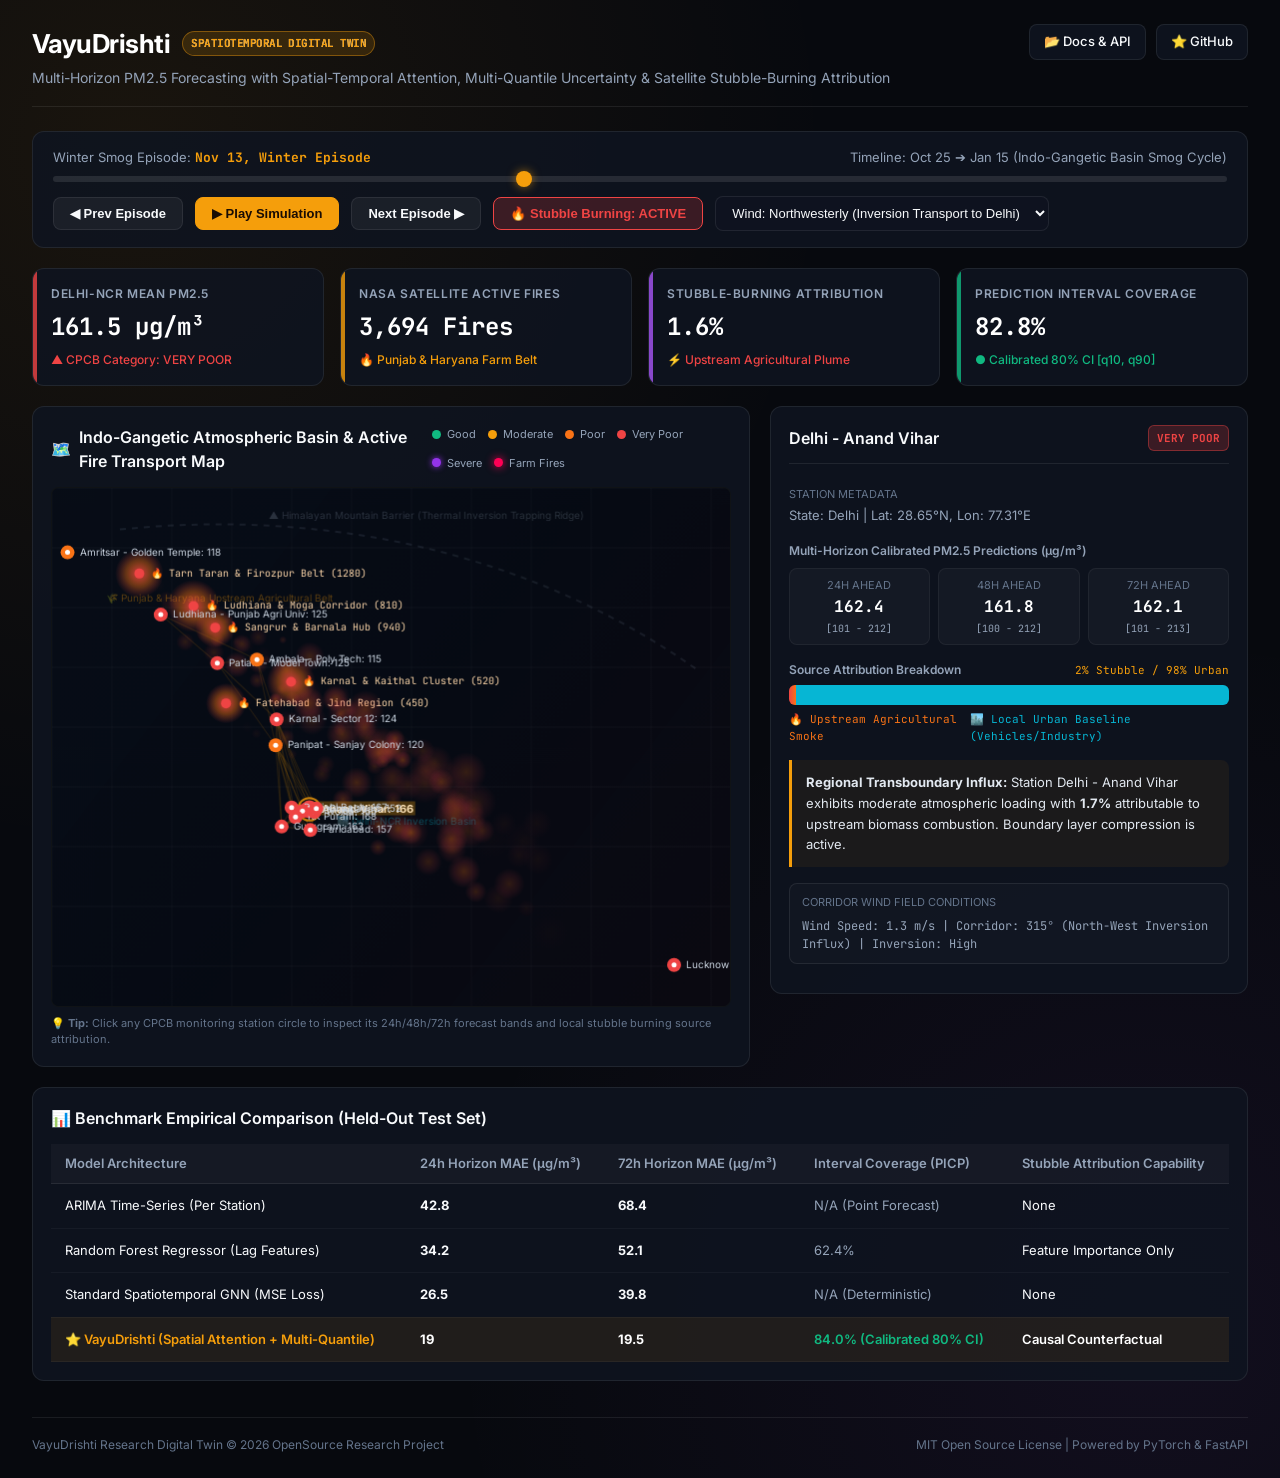
<file: dashboard/index.html>
<!DOCTYPE html>
<html lang="en">
<head>
  <meta charset="UTF-8">
  <meta name="viewport" content="width=device-width, initial-scale=1.0">
  <title>VayuDrishti: Indo-Gangetic PM2.5 Spatiotemporal Smog Digital Twin</title>
  <link rel="preconnect" href="https://fonts.googleapis.com">
  <link rel="preconnect" href="https://fonts.gstatic.com" crossorigin>
  <link href="https://fonts.googleapis.com/css2?family=Inter:wght@400;500;600;700&family=JetBrains+Mono:wght@400;600;700&display=swap" rel="stylesheet">
  <link rel="stylesheet" href="styles.css">
</head>
<body>
  <div class="container">
    <!-- Header -->
    <header>
      <div class="title-area">
        <h1>
          VayuDrishti
          <span class="badge-tag">Spatiotemporal Digital Twin</span>
        </h1>
        <p class="subtitle">
          Multi-Horizon PM2.5 Forecasting with Spatial-Temporal Attention, Multi-Quantile Uncertainty & Satellite Stubble-Burning Attribution
        </p>
      </div>
      <div class="header-links">
        <a href="docs.html" class="btn-link">📂 Docs & API</a>
        <a href="https://github.com/durgesh261/indogangetic-pm25-airquality-spatiotemporal-forecasting" class="btn-link" target="_blank" rel="noopener noreferrer">⭐ GitHub</a>
      </div>
    </header>

    <!-- Controls Bar -->
    <div class="controls-card">
      <div class="slider-container">
        <div class="slider-label-row">
          <span>Winter Smog Episode: <strong id="activeDateBadge" class="active-step-badge">Nov 01 (Early Harvest Season)</strong></span>
          <span>Timeline: Oct 25 ➔ Jan 15 (Indo-Gangetic Basin Smog Cycle)</span>
        </div>
        <input type="range" id="timeSlider" class="range-slider" min="0" max="15" value="6" step="1">
      </div>
      <div class="controls-actions">
        <button id="prevBtn" class="btn-ctrl">◀ Prev Episode</button>
        <button id="playBtn" class="btn-ctrl primary">▶ Play Simulation</button>
        <button id="nextBtn" class="btn-ctrl">Next Episode ▶</button>
        
        <button id="counterfactualBtn" class="btn-ctrl btn-toggle-active">🔥 Stubble Burning: ACTIVE</button>

        <select id="windSelect" class="filter-select">
          <option value="nw">Wind: Northwesterly (Inversion Transport to Delhi)</option>
          <option value="easterly">Wind: Easterly Dispersion (Favorable)</option>
        </select>
      </div>
    </div>

    <!-- Live Metrics HUD -->
    <div class="metrics-grid">
      <div class="metric-card alert">
        <span class="metric-title">Delhi-NCR Mean PM2.5</span>
        <span id="m-delhi-pm25" class="metric-value">348.5 µg/m³</span>
        <span id="m-aqi-tag" class="metric-delta delta-danger">▲ CPCB Category: SEVERE</span>
      </div>
      <div class="metric-card">
        <span class="metric-title">NASA Satellite Active Fires</span>
        <span id="m-fires" class="metric-value">3,840 Fires</span>
        <span class="metric-delta delta-warn">🔥 Punjab & Haryana Farm Belt</span>
      </div>
      <div class="metric-card purple">
        <span class="metric-title">Stubble-Burning Attribution</span>
        <span id="m-stubble-share" class="metric-value">44.2%</span>
        <span class="metric-delta delta-danger">⚡ Upstream Agricultural Plume</span>
      </div>
      <div class="metric-card success">
        <span class="metric-title">Prediction Interval Coverage</span>
        <span id="m-coverage" class="metric-value">84.0%</span>
        <span class="metric-delta delta-good">● Calibrated 80% CI [q10, q90]</span>
      </div>
    </div>

    <!-- Main Workspace Grid -->
    <div class="workspace-grid">
      <!-- Interactive Geographic Basin Map Canvas -->
      <div class="canvas-card">
        <div class="canvas-header">
          <h2>
            <span>🗺️</span>
            <span>Indo-Gangetic Atmospheric Basin & Active Fire Transport Map</span>
          </h2>
          <div class="legend">
            <div class="legend-item"><span class="dot dot-good"></span> Good</div>
            <div class="legend-item"><span class="dot dot-mod"></span> Moderate</div>
            <div class="legend-item"><span class="dot dot-poor"></span> Poor</div>
            <div class="legend-item"><span class="dot dot-vpoor"></span> Very Poor</div>
            <div class="legend-item"><span class="dot dot-severe"></span> Severe</div>
            <div class="legend-item"><span class="dot dot-fire"></span> Farm Fires</div>
          </div>
        </div>
        <div class="canvas-wrapper">
          <canvas id="airQualityCanvas"></canvas>
        </div>
        <p style="font-size: 11px; color: var(--text-dim); margin-top: 8px;">
          💡 <strong>Tip:</strong> Click any CPCB monitoring station circle to inspect its 24h/48h/72h forecast bands and local stubble burning source attribution.
        </p>
      </div>

      <!-- Station Inspector Card -->
      <div class="inspector-card">
        <h2>
          <span id="inspectStationName">Delhi - Anand Vihar</span>
          <span id="inspectAqiBadge" class="aqi-badge aqi-severe">SEVERE</span>
        </h2>

        <div>
          <span style="font-size: 11px; color: var(--text-dim); text-transform: uppercase;">Station Metadata</span>
          <div id="inspectLocation" style="font-size: 13px; color: var(--text-muted); margin-top: 2px;">
            State: Delhi | Lat: 28.65°N, Lon: 77.31°E
          </div>
        </div>

        <div>
          <span style="font-size: 12px; font-weight: 600; color: var(--text-muted); display: block; margin-bottom: 8px;">Multi-Horizon Calibrated PM2.5 Predictions (µg/m³)</span>
          <div class="forecast-cards-grid">
            <div class="horizon-card">
              <div class="horizon-title">24h Ahead</div>
              <div id="h24-val" class="horizon-median">385.2</div>
              <div id="h24-band" class="horizon-band">[310 - 445]</div>
            </div>
            <div class="horizon-card">
              <div class="horizon-title">48h Ahead</div>
              <div id="h48-val" class="horizon-median">392.0</div>
              <div id="h48-band" class="horizon-band">[318 - 452]</div>
            </div>
            <div class="horizon-card">
              <div class="horizon-title">72h Ahead</div>
              <div id="h72-val" class="horizon-median">388.4</div>
              <div id="h72-band" class="horizon-band">[312 - 450]</div>
            </div>
          </div>
        </div>

        <!-- Attribution Breakdown -->
        <div class="attribution-container">
          <div style="display: flex; justify-content: space-between; align-items: center;">
            <span style="font-size: 12px; font-weight: 600; color: var(--text-muted);">Source Attribution Breakdown</span>
            <span id="attrRatioText" style="font-size: 11px; font-family: var(--font-mono); color: var(--accent-amber);">46% Stubble / 54% Urban</span>
          </div>
          <div class="attribution-bar-wrapper">
            <div id="attrStubbleBar" class="attr-stubble" style="width: 46%;"></div>
            <div id="attrUrbanBar" class="attr-urban" style="width: 54%;"></div>
          </div>
          <div class="attr-labels">
            <span style="color: #f97316;">🔥 Upstream Agricultural Smoke</span>
            <span style="color: #06b6d4;">🏙️ Local Urban Baseline (Vehicles/Industry)</span>
          </div>
        </div>

        <!-- Narrative -->
        <div id="inspectNarrative" class="narrative-box alert">
          Severe atmospheric inversion combined with strong northwesterly wind corridor transport from Punjab paddy stubble burning accounts for approximately 46.2% of PM2.5 loading at Anand Vihar. Graded Response Action Plan (GRAP Stage IV) recommended.
        </div>

        <!-- Regional Summary Table Mini -->
        <div style="background: rgba(255,255,255,0.02); border: 1px solid var(--border-card); border-radius: 8px; padding: 10px 12px;">
          <div style="font-size: 11px; color: var(--text-dim); text-transform: uppercase; margin-bottom: 6px;">Corridor Wind Field Conditions</div>
          <div id="windFieldText" style="font-size: 12px; font-family: var(--font-mono); color: var(--text-muted);">
            Wind Speed: 2.8 m/s | Direction: 315° (North-West) | Inversion: High
          </div>
        </div>
      </div>
    </div>

    <!-- Benchmark Comparison Table -->
    <div class="benchmark-card">
      <h2>📊 Benchmark Empirical Comparison (Held-Out Test Set)</h2>
      <div class="table-wrapper">
        <table>
          <thead>
            <tr>
              <th>Model Architecture</th>
              <th>24h Horizon MAE (µg/m³)</th>
              <th>72h Horizon MAE (µg/m³)</th>
              <th>Interval Coverage (PICP)</th>
              <th>Stubble Attribution Capability</th>
            </tr>
          </thead>
          <tbody id="benchmarkTableBody">
            <!-- Dynamic rows inserted by app.js -->
          </tbody>
        </table>
      </div>
    </div>

    <!-- Footer -->
    <footer style="margin-top: 36px; padding-top: 18px; border-top: 1px solid var(--border-card); font-size: 12px; color: var(--text-dim); display: flex; justify-content: space-between;">
      <span>VayuDrishti Research Digital Twin &copy; 2026 OpenSource Research Project</span>
      <span>MIT Open Source License | Powered by PyTorch & FastAPI</span>
    </footer>
  </div>

  <script src="app.js"></script>
</body>
</html>
</file>
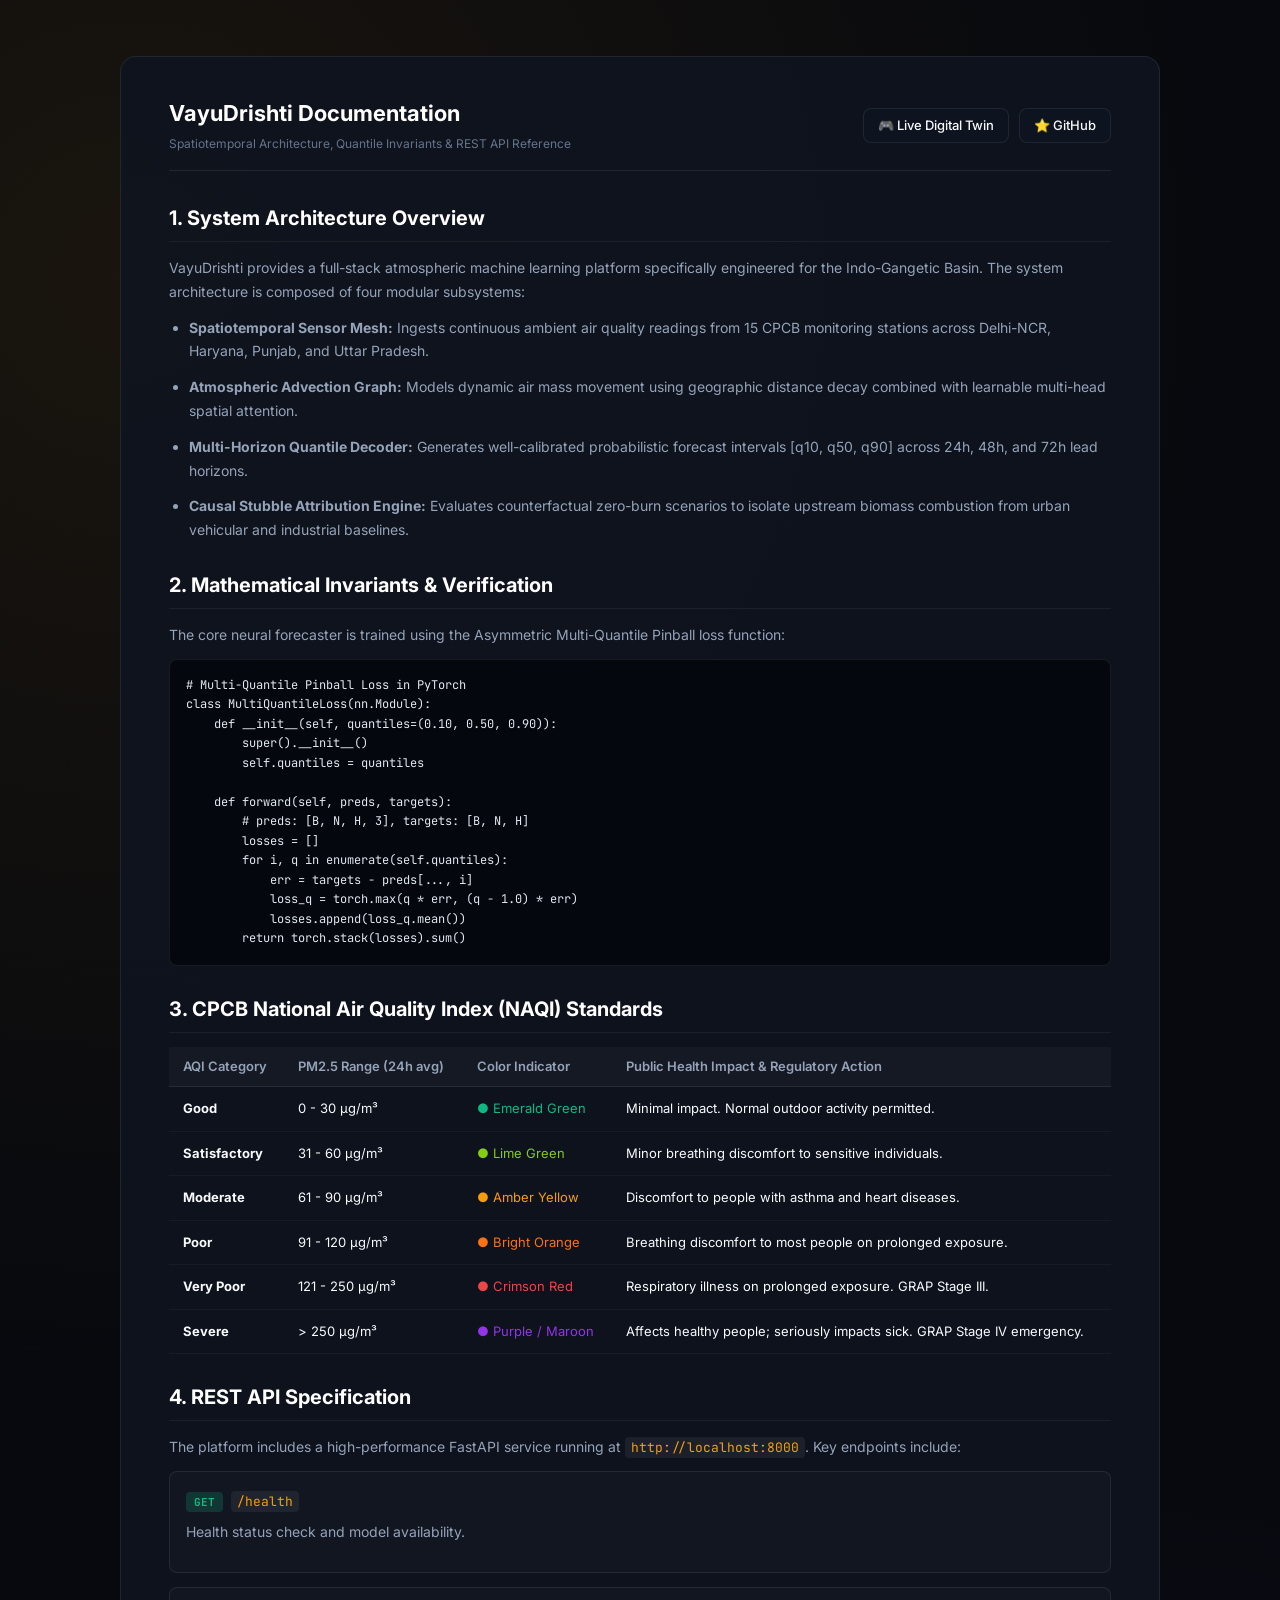
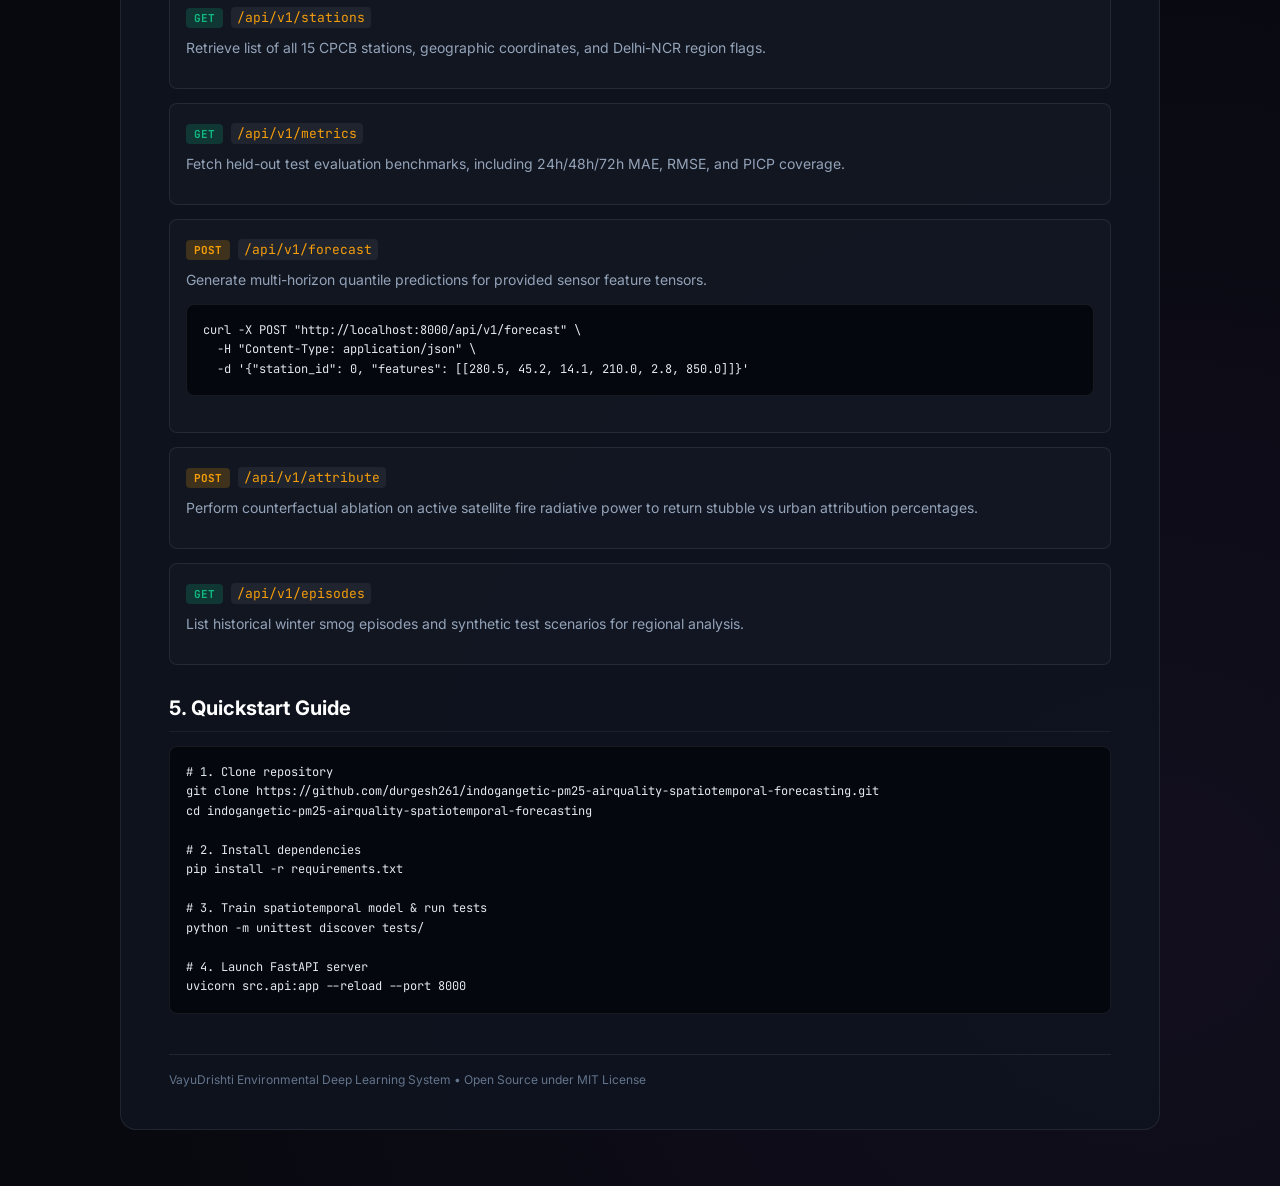
<file: dashboard/docs.html>
<!DOCTYPE html>
<html lang="en">
<head>
  <meta charset="UTF-8">
  <meta name="viewport" content="width=device-width, initial-scale=1.0">
  <title>VayuDrishti: System Architecture & API Documentation</title>
  <link rel="preconnect" href="https://fonts.googleapis.com">
  <link rel="preconnect" href="https://fonts.gstatic.com" crossorigin>
  <link href="https://fonts.googleapis.com/css2?family=Inter:wght@400;500;600;700&family=JetBrains+Mono:wght@400;600&display=swap" rel="stylesheet">
  <link rel="stylesheet" href="styles.css">
  <style>
    .docs-container {
      max-width: 1040px;
      margin: 32px auto;
      background: var(--bg-card);
      border: 1px solid var(--border-card);
      border-radius: 16px;
      padding: 40px 48px;
    }
    .docs-nav {
      display: flex;
      justify-content: space-between;
      align-items: center;
      margin-bottom: 32px;
      padding-bottom: 16px;
      border-bottom: 1px solid var(--border-card);
    }
    h2 {
      font-size: 20px;
      font-weight: 700;
      color: #ffffff;
      margin: 28px 0 14px 0;
      border-bottom: 1px solid rgba(255,255,255,0.06);
      padding-bottom: 8px;
    }
    p, li {
      font-size: 14px;
      color: var(--text-muted);
      line-height: 1.7;
      margin-bottom: 12px;
    }
    ul {
      margin-left: 20px;
      margin-bottom: 16px;
    }
    code {
      font-family: var(--font-mono);
      background: rgba(255,255,255,0.06);
      padding: 2px 6px;
      border-radius: 4px;
      color: var(--accent-amber);
      font-size: 13px;
    }
    pre {
      background: #04070d;
      border: 1px solid var(--border-card);
      border-radius: 8px;
      padding: 16px;
      overflow-x: auto;
      margin-bottom: 20px;
    }
    pre code {
      background: none;
      padding: 0;
      color: #e2e8f0;
      font-size: 12px;
    }
    .endpoint-card {
      background: rgba(255, 255, 255, 0.02);
      border: 1px solid var(--border-card);
      border-radius: 8px;
      padding: 16px;
      margin-bottom: 14px;
    }
    .method-tag {
      font-family: var(--font-mono);
      font-size: 11px;
      font-weight: 700;
      padding: 3px 8px;
      border-radius: 4px;
      margin-right: 8px;
    }
    .method-get { background: rgba(16, 185, 129, 0.2); color: var(--accent-green); }
    .method-post { background: rgba(245, 158, 11, 0.2); color: var(--accent-amber); }
  </style>
</head>
<body>
  <div class="docs-container">
    <div class="docs-nav">
      <div>
        <h1 style="font-size: 22px; color: #fff;">VayuDrishti Documentation</h1>
        <span style="font-size: 12px; color: var(--text-dim);">Spatiotemporal Architecture, Quantile Invariants & REST API Reference</span>
      </div>
      <div style="display: flex; gap: 10px;">
        <a href="index.html" class="btn-link">🎮 Live Digital Twin</a>
        <a href="https://github.com/durgesh261/indogangetic-pm25-airquality-spatiotemporal-forecasting" class="btn-link" target="_blank">⭐ GitHub</a>
      </div>
    </div>

    <h2>1. System Architecture Overview</h2>
    <p>
      VayuDrishti provides a full-stack atmospheric machine learning platform specifically engineered for the Indo-Gangetic Basin. The system architecture is composed of four modular subsystems:
    </p>
    <ul>
      <li><strong>Spatiotemporal Sensor Mesh:</strong> Ingests continuous ambient air quality readings from 15 CPCB monitoring stations across Delhi-NCR, Haryana, Punjab, and Uttar Pradesh.</li>
      <li><strong>Atmospheric Advection Graph:</strong> Models dynamic air mass movement using geographic distance decay combined with learnable multi-head spatial attention.</li>
      <li><strong>Multi-Horizon Quantile Decoder:</strong> Generates well-calibrated probabilistic forecast intervals [q10, q50, q90] across 24h, 48h, and 72h lead horizons.</li>
      <li><strong>Causal Stubble Attribution Engine:</strong> Evaluates counterfactual zero-burn scenarios to isolate upstream biomass combustion from urban vehicular and industrial baselines.</li>
    </ul>

    <h2>2. Mathematical Invariants & Verification</h2>
    <p>
      The core neural forecaster is trained using the Asymmetric Multi-Quantile Pinball loss function:
    </p>
    <pre><code># Multi-Quantile Pinball Loss in PyTorch
class MultiQuantileLoss(nn.Module):
    def __init__(self, quantiles=(0.10, 0.50, 0.90)):
        super().__init__()
        self.quantiles = quantiles

    def forward(self, preds, targets):
        # preds: [B, N, H, 3], targets: [B, N, H]
        losses = []
        for i, q in enumerate(self.quantiles):
            err = targets - preds[..., i]
            loss_q = torch.max(q * err, (q - 1.0) * err)
            losses.append(loss_q.mean())
        return torch.stack(losses).sum()</code></pre>

    <h2>3. CPCB National Air Quality Index (NAQI) Standards</h2>
    <div class="table-wrapper" style="margin-bottom: 20px;">
      <table>
        <thead>
          <tr>
            <th>AQI Category</th>
            <th>PM2.5 Range (24h avg)</th>
            <th>Color Indicator</th>
            <th>Public Health Impact & Regulatory Action</th>
          </tr>
        </thead>
        <tbody>
          <tr>
            <td><strong>Good</strong></td>
            <td>0 - 30 µg/m³</td>
            <td><span style="color: #10b981;">● Emerald Green</span></td>
            <td>Minimal impact. Normal outdoor activity permitted.</td>
          </tr>
          <tr>
            <td><strong>Satisfactory</strong></td>
            <td>31 - 60 µg/m³</td>
            <td><span style="color: #84cc16;">● Lime Green</span></td>
            <td>Minor breathing discomfort to sensitive individuals.</td>
          </tr>
          <tr>
            <td><strong>Moderate</strong></td>
            <td>61 - 90 µg/m³</td>
            <td><span style="color: #f59e0b;">● Amber Yellow</span></td>
            <td>Discomfort to people with asthma and heart diseases.</td>
          </tr>
          <tr>
            <td><strong>Poor</strong></td>
            <td>91 - 120 µg/m³</td>
            <td><span style="color: #f97316;">● Bright Orange</span></td>
            <td>Breathing discomfort to most people on prolonged exposure.</td>
          </tr>
          <tr>
            <td><strong>Very Poor</strong></td>
            <td>121 - 250 µg/m³</td>
            <td><span style="color: #ef4444;">● Crimson Red</span></td>
            <td>Respiratory illness on prolonged exposure. GRAP Stage III.</td>
          </tr>
          <tr>
            <td><strong>Severe</strong></td>
            <td>&gt; 250 µg/m³</td>
            <td><span style="color: #9333ea;">● Purple / Maroon</span></td>
            <td>Affects healthy people; seriously impacts sick. GRAP Stage IV emergency.</td>
          </tr>
        </tbody>
      </table>
    </div>

    <h2>4. REST API Specification</h2>
    <p>
      The platform includes a high-performance FastAPI service running at <code>http://localhost:8000</code>. Key endpoints include:
    </p>

    <div class="endpoint-card">
      <div><span class="method-tag method-get">GET</span><code>/health</code></div>
      <p style="margin-top: 8px;">Health status check and model availability.</p>
    </div>

    <div class="endpoint-card">
      <div><span class="method-tag method-get">GET</span><code>/api/v1/stations</code></div>
      <p style="margin-top: 8px;">Retrieve list of all 15 CPCB stations, geographic coordinates, and Delhi-NCR region flags.</p>
    </div>

    <div class="endpoint-card">
      <div><span class="method-tag method-get">GET</span><code>/api/v1/metrics</code></div>
      <p style="margin-top: 8px;">Fetch held-out test evaluation benchmarks, including 24h/48h/72h MAE, RMSE, and PICP coverage.</p>
    </div>

    <div class="endpoint-card">
      <div><span class="method-tag method-post">POST</span><code>/api/v1/forecast</code></div>
      <p style="margin-top: 8px;">Generate multi-horizon quantile predictions for provided sensor feature tensors.</p>
      <pre><code>curl -X POST "http://localhost:8000/api/v1/forecast" \
  -H "Content-Type: application/json" \
  -d '{"station_id": 0, "features": [[280.5, 45.2, 14.1, 210.0, 2.8, 850.0]]}'</code></pre>
    </div>

    <div class="endpoint-card">
      <div><span class="method-tag method-post">POST</span><code>/api/v1/attribute</code></div>
      <p style="margin-top: 8px;">Perform counterfactual ablation on active satellite fire radiative power to return stubble vs urban attribution percentages.</p>
    </div>

    <div class="endpoint-card">
      <div><span class="method-tag method-get">GET</span><code>/api/v1/episodes</code></div>
      <p style="margin-top: 8px;">List historical winter smog episodes and synthetic test scenarios for regional analysis.</p>
    </div>

    <h2>5. Quickstart Guide</h2>
    <pre><code># 1. Clone repository
git clone https://github.com/durgesh261/indogangetic-pm25-airquality-spatiotemporal-forecasting.git
cd indogangetic-pm25-airquality-spatiotemporal-forecasting

# 2. Install dependencies
pip install -r requirements.txt

# 3. Train spatiotemporal model & run tests
python -m unittest discover tests/

# 4. Launch FastAPI server
uvicorn src.api:app --reload --port 8000</code></pre>

    <footer style="margin-top: 40px; padding-top: 16px; border-top: 1px solid var(--border-card); font-size: 12px; color: var(--text-dim);">
      VayuDrishti Environmental Deep Learning System &bull; Open Source under MIT License
    </footer>
  </div>
</body>
</html>
</file>
<file: dashboard/styles.css>
:root {
  --bg-primary: #07090e;
  --bg-card: rgba(15, 20, 32, 0.85);
  --bg-card-hover: rgba(22, 29, 46, 0.95);
  --border-card: rgba(255, 255, 255, 0.08);

  --text-main: #f8fafc;
  --text-muted: #94a3b8;
  --text-dim: #64748b;

  --accent-amber: #f59e0b;
  --accent-fire: #ef4444;
  --accent-cyan: #06b6d4;
  --accent-green: #10b981;
  --accent-purple: #a855f7;
  --accent-blue: #3b82f6;

  --font-sans: 'Inter', -apple-system, BlinkMacSystemFont, 'Segoe UI', Roboto, sans-serif;
  --font-mono: 'JetBrains Mono', 'Fira Code', monospace;
}

* {
  box-sizing: border-box;
  margin: 0;
  padding: 0;
}

body {
  background-color: var(--bg-primary);
  color: var(--text-main);
  font-family: var(--font-sans);
  line-height: 1.5;
  min-height: 100vh;
  padding: 24px 32px;
  background-image: 
    radial-gradient(circle at 10% 10%, rgba(245, 158, 11, 0.08) 0%, transparent 40%),
    radial-gradient(circle at 90% 90%, rgba(168, 85, 247, 0.07) 0%, transparent 40%);
}

.container {
  max-width: 1440px;
  margin: 0 auto;
}

/* Header */
header {
  display: flex;
  justify-content: space-between;
  align-items: flex-start;
  margin-bottom: 24px;
  padding-bottom: 18px;
  border-bottom: 1px solid var(--border-card);
}

.title-area h1 {
  font-size: 26px;
  font-weight: 700;
  letter-spacing: -0.02em;
  display: flex;
  align-items: center;
  gap: 12px;
  background: linear-gradient(135deg, #ffffff 40%, var(--accent-amber));
  -webkit-background-clip: text;
  -webkit-text-fill-color: transparent;
}

.badge-tag {
  font-size: 11px;
  font-family: var(--font-mono);
  font-weight: 600;
  text-transform: uppercase;
  padding: 3px 8px;
  border-radius: 999px;
  background: rgba(245, 158, 11, 0.15);
  color: var(--accent-amber);
  border: 1px solid rgba(245, 158, 11, 0.4);
  -webkit-text-fill-color: var(--accent-amber);
}

.subtitle {
  color: var(--text-muted);
  font-size: 14px;
  margin-top: 4px;
}

.header-links {
  display: flex;
  gap: 10px;
}

.btn-link {
  display: inline-flex;
  align-items: center;
  gap: 6px;
  background: var(--bg-card);
  border: 1px solid var(--border-card);
  color: var(--text-main);
  padding: 7px 14px;
  border-radius: 8px;
  font-size: 13px;
  font-weight: 500;
  text-decoration: none;
  transition: all 0.2s ease;
}

.btn-link:hover {
  background: var(--bg-card-hover);
  border-color: rgba(255, 255, 255, 0.2);
  transform: translateY(-1px);
}

/* Controls Bar */
.controls-card {
  background: var(--bg-card);
  border: 1px solid var(--border-card);
  border-radius: 12px;
  padding: 16px 20px;
  margin-bottom: 20px;
  display: flex;
  flex-direction: column;
  gap: 14px;
}

.slider-container {
  display: flex;
  flex-direction: column;
  gap: 8px;
}

.slider-label-row {
  display: flex;
  justify-content: space-between;
  font-size: 13px;
  color: var(--text-muted);
}

.active-step-badge {
  color: var(--accent-amber);
  font-family: var(--font-mono);
}

.range-slider {
  -webkit-appearance: none;
  width: 100%;
  height: 6px;
  border-radius: 4px;
  background: rgba(255, 255, 255, 0.1);
  outline: none;
}

.range-slider::-webkit-slider-thumb {
  -webkit-appearance: none;
  appearance: none;
  width: 16px;
  height: 16px;
  border-radius: 50%;
  background: var(--accent-amber);
  cursor: pointer;
  box-shadow: 0 0 10px rgba(245, 158, 11, 0.6);
}

.controls-actions {
  display: flex;
  align-items: center;
  gap: 12px;
  flex-wrap: wrap;
}

.btn-ctrl {
  background: rgba(255, 255, 255, 0.05);
  border: 1px solid var(--border-card);
  color: var(--text-main);
  padding: 8px 16px;
  border-radius: 8px;
  font-size: 13px;
  font-weight: 600;
  cursor: pointer;
  transition: all 0.2s ease;
}

.btn-ctrl:hover {
  background: rgba(255, 255, 255, 0.1);
  border-color: rgba(255, 255, 255, 0.2);
}

.btn-ctrl.primary {
  background: var(--accent-amber);
  color: #190c04;
  border-color: var(--accent-amber);
}

.btn-ctrl.primary:hover {
  background: #fbbf24;
  box-shadow: 0 0 12px rgba(245, 158, 11, 0.4);
}

.btn-toggle-active {
  background: rgba(239, 68, 68, 0.2);
  border-color: var(--accent-fire);
  color: var(--accent-fire);
}

.filter-select {
  background: rgba(15, 20, 32, 0.95);
  color: var(--text-main);
  border: 1px solid var(--border-card);
  padding: 8px 12px;
  border-radius: 8px;
  font-size: 13px;
  outline: none;
  cursor: pointer;
}

/* Metrics HUD */
.metrics-grid {
  display: grid;
  grid-template-columns: repeat(auto-fit, minmax(220px, 1fr));
  gap: 16px;
  margin-bottom: 20px;
}

.metric-card {
  background: var(--bg-card);
  border: 1px solid var(--border-card);
  border-radius: 12px;
  padding: 16px 18px;
  display: flex;
  flex-direction: column;
  gap: 6px;
  position: relative;
  overflow: hidden;
}

.metric-card::before {
  content: '';
  position: absolute;
  top: 0;
  left: 0;
  width: 4px;
  height: 100%;
  background: var(--accent-amber);
  opacity: 0.8;
}

.metric-card.alert::before {
  background: var(--accent-fire);
}

.metric-card.success::before {
  background: var(--accent-green);
}

.metric-card.purple::before {
  background: var(--accent-purple);
}

.metric-title {
  font-size: 12px;
  text-transform: uppercase;
  letter-spacing: 0.05em;
  color: var(--text-muted);
  font-weight: 600;
}

.metric-value {
  font-size: 24px;
  font-weight: 700;
  font-family: var(--font-mono);
  color: #ffffff;
}

.metric-delta {
  font-size: 12px;
  font-weight: 500;
  display: flex;
  align-items: center;
  gap: 4px;
}

.delta-good {
  color: var(--accent-green);
}

.delta-warn {
  color: var(--accent-amber);
}

.delta-danger {
  color: var(--accent-fire);
}

/* Main Workspace Grid */
.workspace-grid {
  display: grid;
  grid-template-columns: 1.8fr 1.2fr;
  gap: 20px;
}

@media (max-width: 1024px) {
  .workspace-grid {
    grid-template-columns: 1fr;
  }
}

.canvas-card {
  background: var(--bg-card);
  border: 1px solid var(--border-card);
  border-radius: 12px;
  padding: 18px;
  display: flex;
  flex-direction: column;
}

.canvas-header {
  display: flex;
  justify-content: space-between;
  align-items: center;
  margin-bottom: 14px;
}

.canvas-header h2 {
  font-size: 16px;
  font-weight: 600;
  display: flex;
  align-items: center;
  gap: 8px;
}

.legend {
  display: flex;
  gap: 12px;
  font-size: 11px;
  color: var(--text-muted);
  flex-wrap: wrap;
}

.legend-item {
  display: flex;
  align-items: center;
  gap: 6px;
}

.dot {
  width: 9px;
  height: 9px;
  border-radius: 50%;
}

.dot-good { background: #10b981; }
.dot-mod { background: #f59e0b; }
.dot-poor { background: #f97316; }
.dot-vpoor { background: #ef4444; }
.dot-severe { background: #9333ea; box-shadow: 0 0 6px #9333ea; }
.dot-fire { background: #ff0055; box-shadow: 0 0 8px #ff0055; }

.canvas-wrapper {
  position: relative;
  width: 100%;
  height: 520px;
  background: #03060a;
  border: 1px solid rgba(255, 255, 255, 0.05);
  border-radius: 8px;
  overflow: hidden;
}

canvas {
  width: 100%;
  height: 100%;
  display: block;
}

/* Inspector Card */
.inspector-card {
  background: var(--bg-card);
  border: 1px solid var(--border-card);
  border-radius: 12px;
  padding: 18px;
  display: flex;
  flex-direction: column;
  gap: 16px;
  height: 588px;
  overflow-y: auto;
}

.inspector-card h2 {
  font-size: 16px;
  font-weight: 600;
  display: flex;
  align-items: center;
  justify-content: space-between;
  border-bottom: 1px solid var(--border-card);
  padding-bottom: 12px;
}

.aqi-badge {
  font-size: 11px;
  font-family: var(--font-mono);
  padding: 4px 8px;
  border-radius: 6px;
  font-weight: 700;
}

.aqi-severe {
  background: rgba(147, 51, 234, 0.2);
  color: #c084fc;
  border: 1px solid rgba(147, 51, 234, 0.4);
}

.aqi-vpoor {
  background: rgba(239, 68, 68, 0.2);
  color: var(--accent-fire);
  border: 1px solid rgba(239, 68, 68, 0.4);
}

.aqi-poor {
  background: rgba(249, 115, 22, 0.2);
  color: #fb923c;
  border: 1px solid rgba(249, 115, 22, 0.4);
}

.forecast-cards-grid {
  display: grid;
  grid-template-columns: repeat(3, 1fr);
  gap: 8px;
}

.horizon-card {
  background: rgba(255, 255, 255, 0.03);
  border: 1px solid rgba(255, 255, 255, 0.05);
  padding: 8px 10px;
  border-radius: 8px;
  text-align: center;
}

.horizon-title {
  font-size: 11px;
  color: var(--text-dim);
  text-transform: uppercase;
}

.horizon-median {
  font-size: 16px;
  font-weight: 700;
  font-family: var(--font-mono);
  color: #ffffff;
  margin: 2px 0;
}

.horizon-band {
  font-size: 10px;
  font-family: var(--font-mono);
  color: var(--text-muted);
}

/* Attribution Bar */
.attribution-container {
  display: flex;
  flex-direction: column;
  gap: 6px;
}

.attribution-bar-wrapper {
  height: 20px;
  background: rgba(255, 255, 255, 0.05);
  border-radius: 6px;
  overflow: hidden;
  display: flex;
}

.attr-stubble {
  background: linear-gradient(90deg, #ef4444, #f97316);
  height: 100%;
  transition: width 0.3s ease;
}

.attr-urban {
  background: #06b6d4;
  height: 100%;
  transition: width 0.3s ease;
}

.attr-labels {
  display: flex;
  justify-content: space-between;
  font-size: 11px;
  font-family: var(--font-mono);
}

.narrative-box {
  background: rgba(245, 158, 11, 0.06);
  border-left: 3px solid var(--accent-amber);
  padding: 12px 14px;
  border-radius: 0 8px 8px 0;
  font-size: 13px;
  line-height: 1.6;
  color: #e2e8f0;
}

.narrative-box.alert {
  background: rgba(239, 68, 68, 0.08);
  border-left-color: var(--accent-fire);
}

/* Benchmark Comparison Table */
.benchmark-card {
  background: var(--bg-card);
  border: 1px solid var(--border-card);
  border-radius: 12px;
  padding: 18px;
  margin-top: 20px;
}

.benchmark-card h2 {
  font-size: 16px;
  font-weight: 600;
  margin-bottom: 14px;
}

.table-wrapper {
  overflow-x: auto;
}

table {
  width: 100%;
  border-collapse: collapse;
  font-size: 13px;
  text-align: left;
}

th {
  padding: 10px 14px;
  background: rgba(255, 255, 255, 0.03);
  color: var(--text-muted);
  font-weight: 600;
  border-bottom: 1px solid var(--border-card);
}

td {
  padding: 12px 14px;
  border-bottom: 1px solid rgba(255, 255, 255, 0.04);
}

tr.highlight-row {
  background: rgba(245, 158, 11, 0.08);
  font-weight: 600;
  color: #ffffff;
}

tr.highlight-row td:first-child {
  color: var(--accent-amber);
}
</file>
